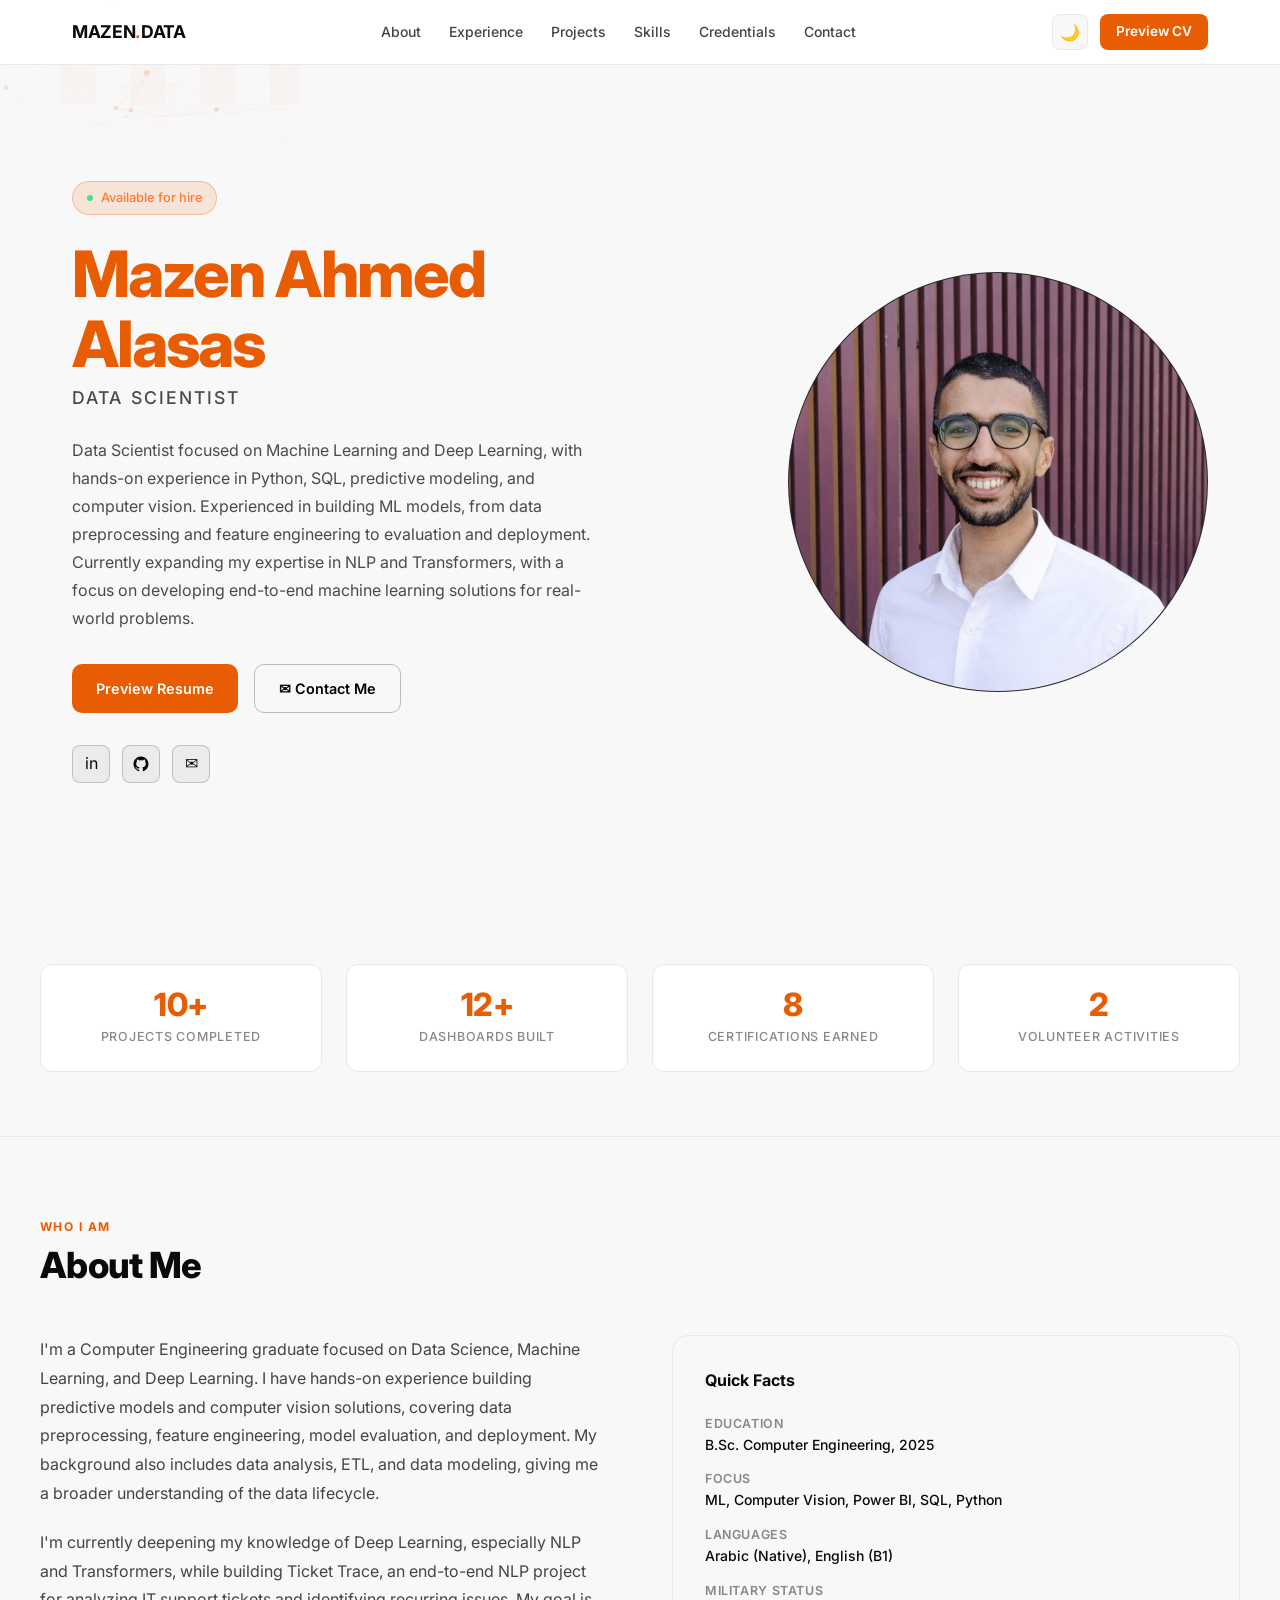
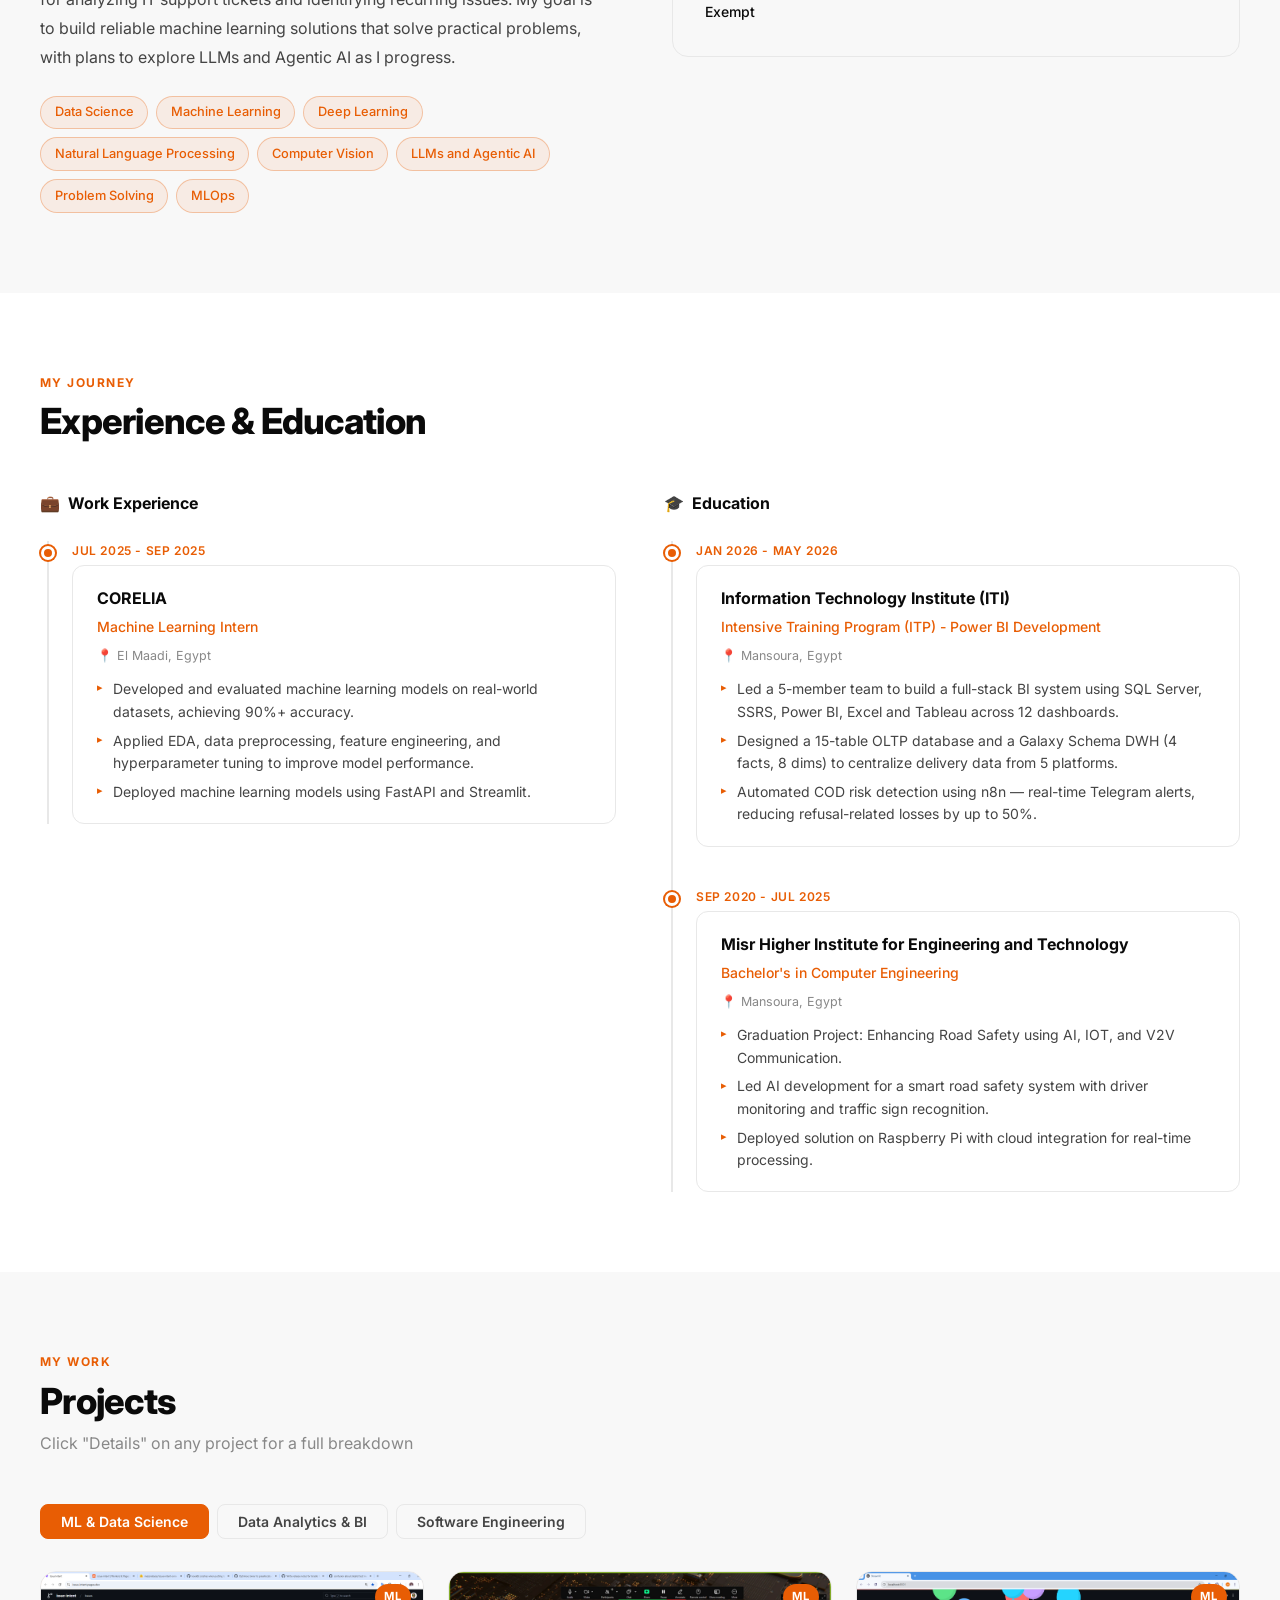
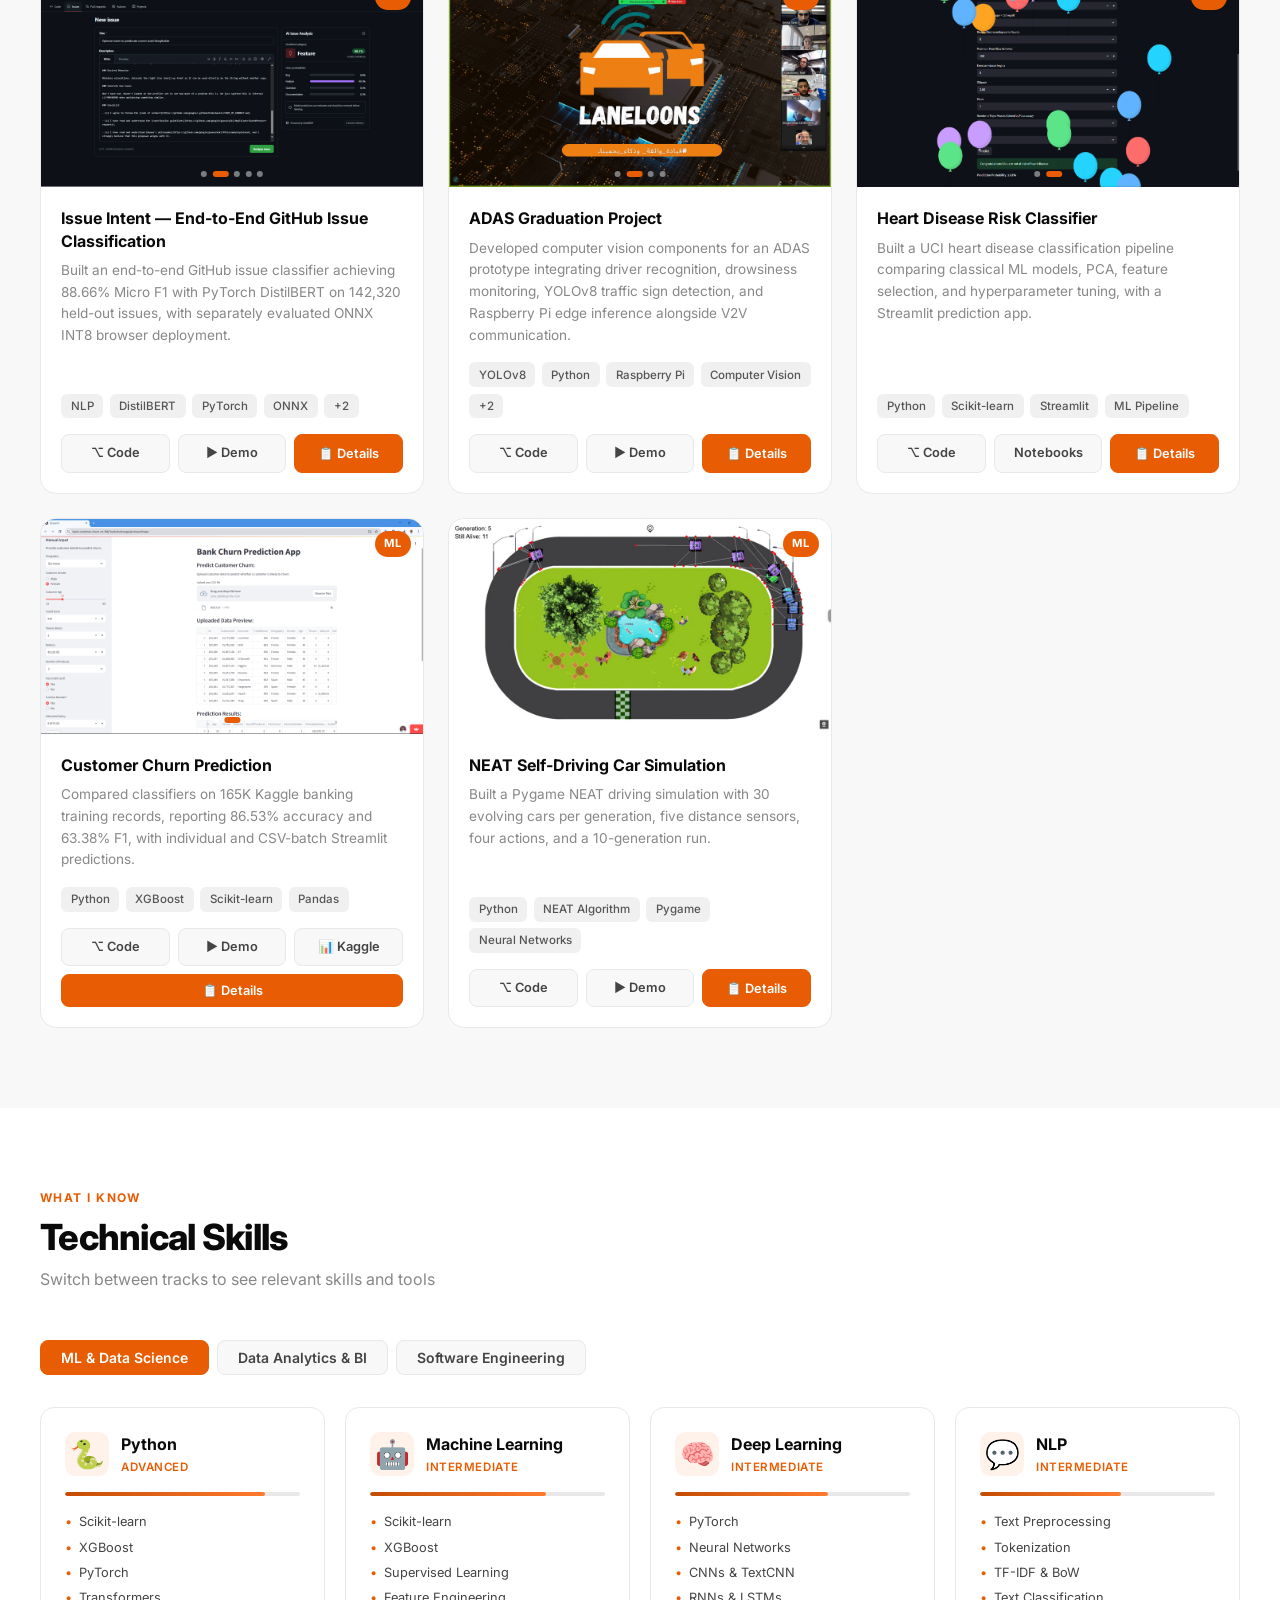
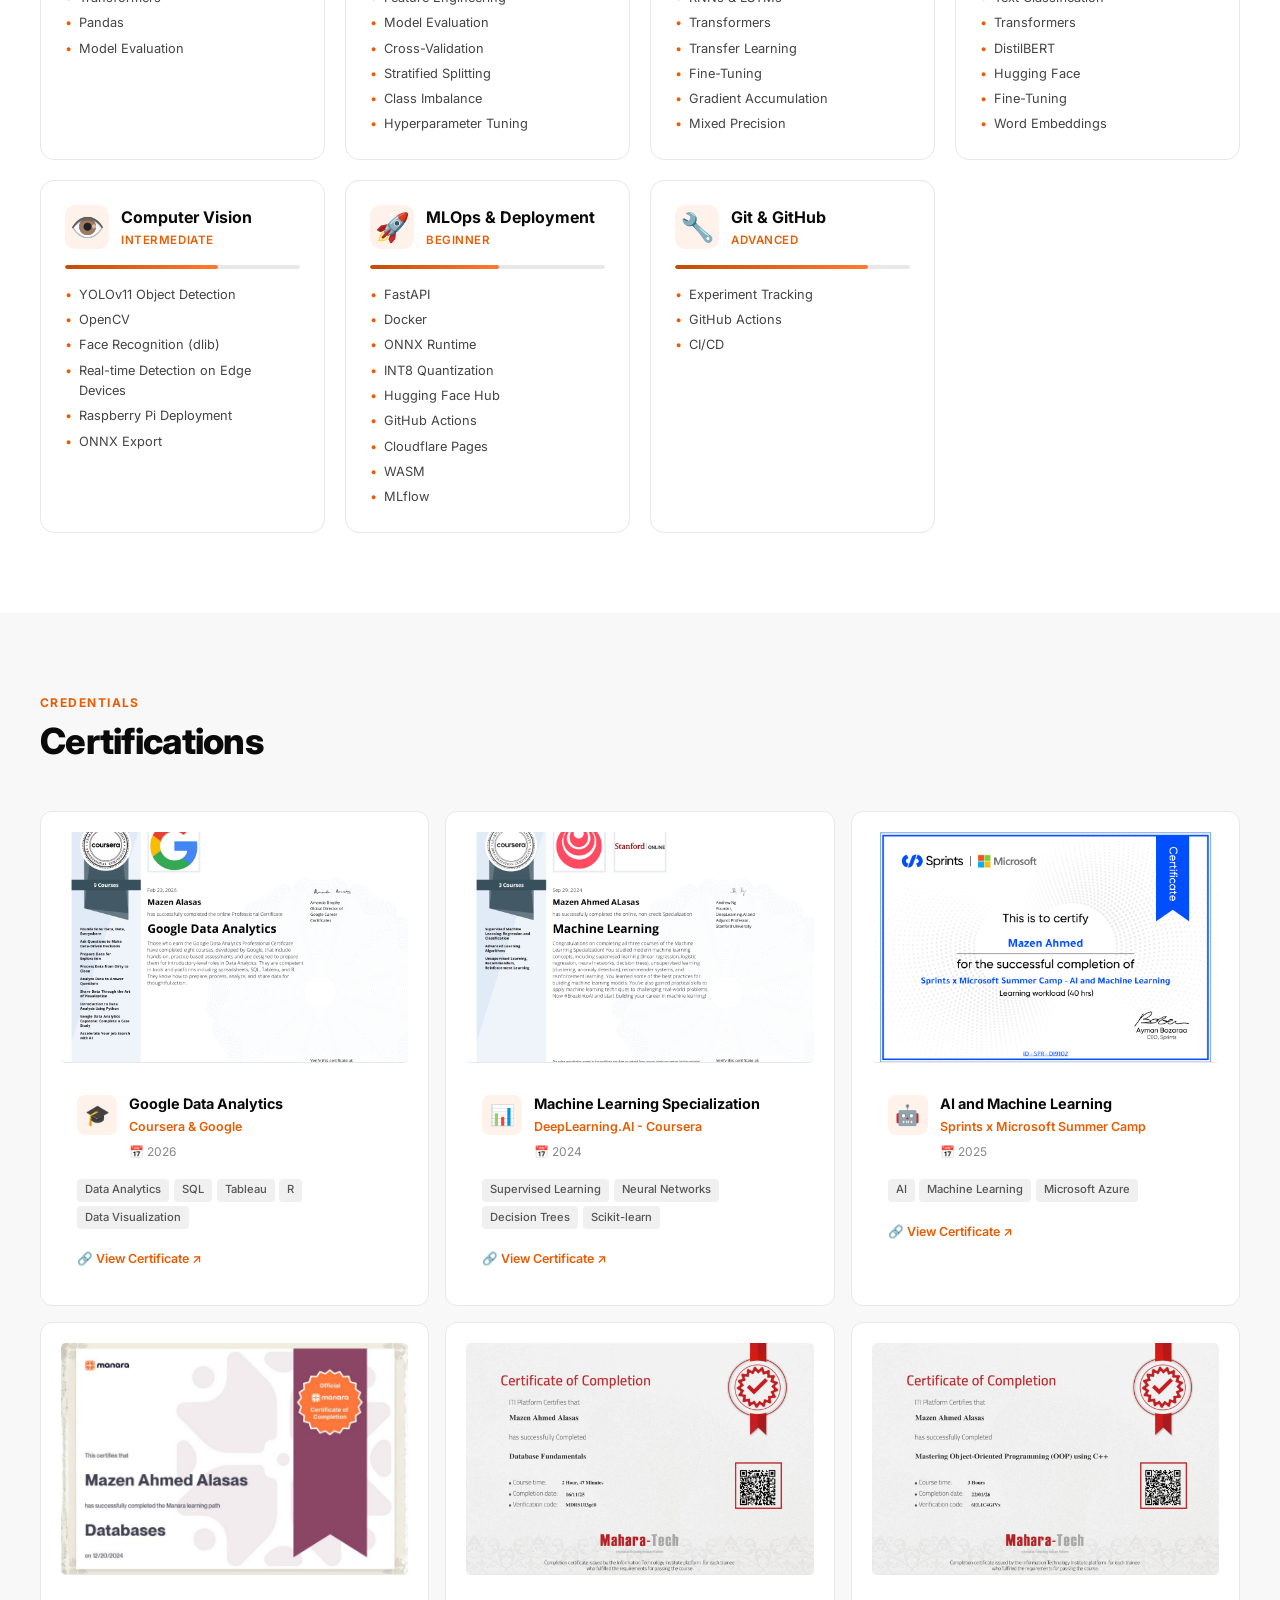
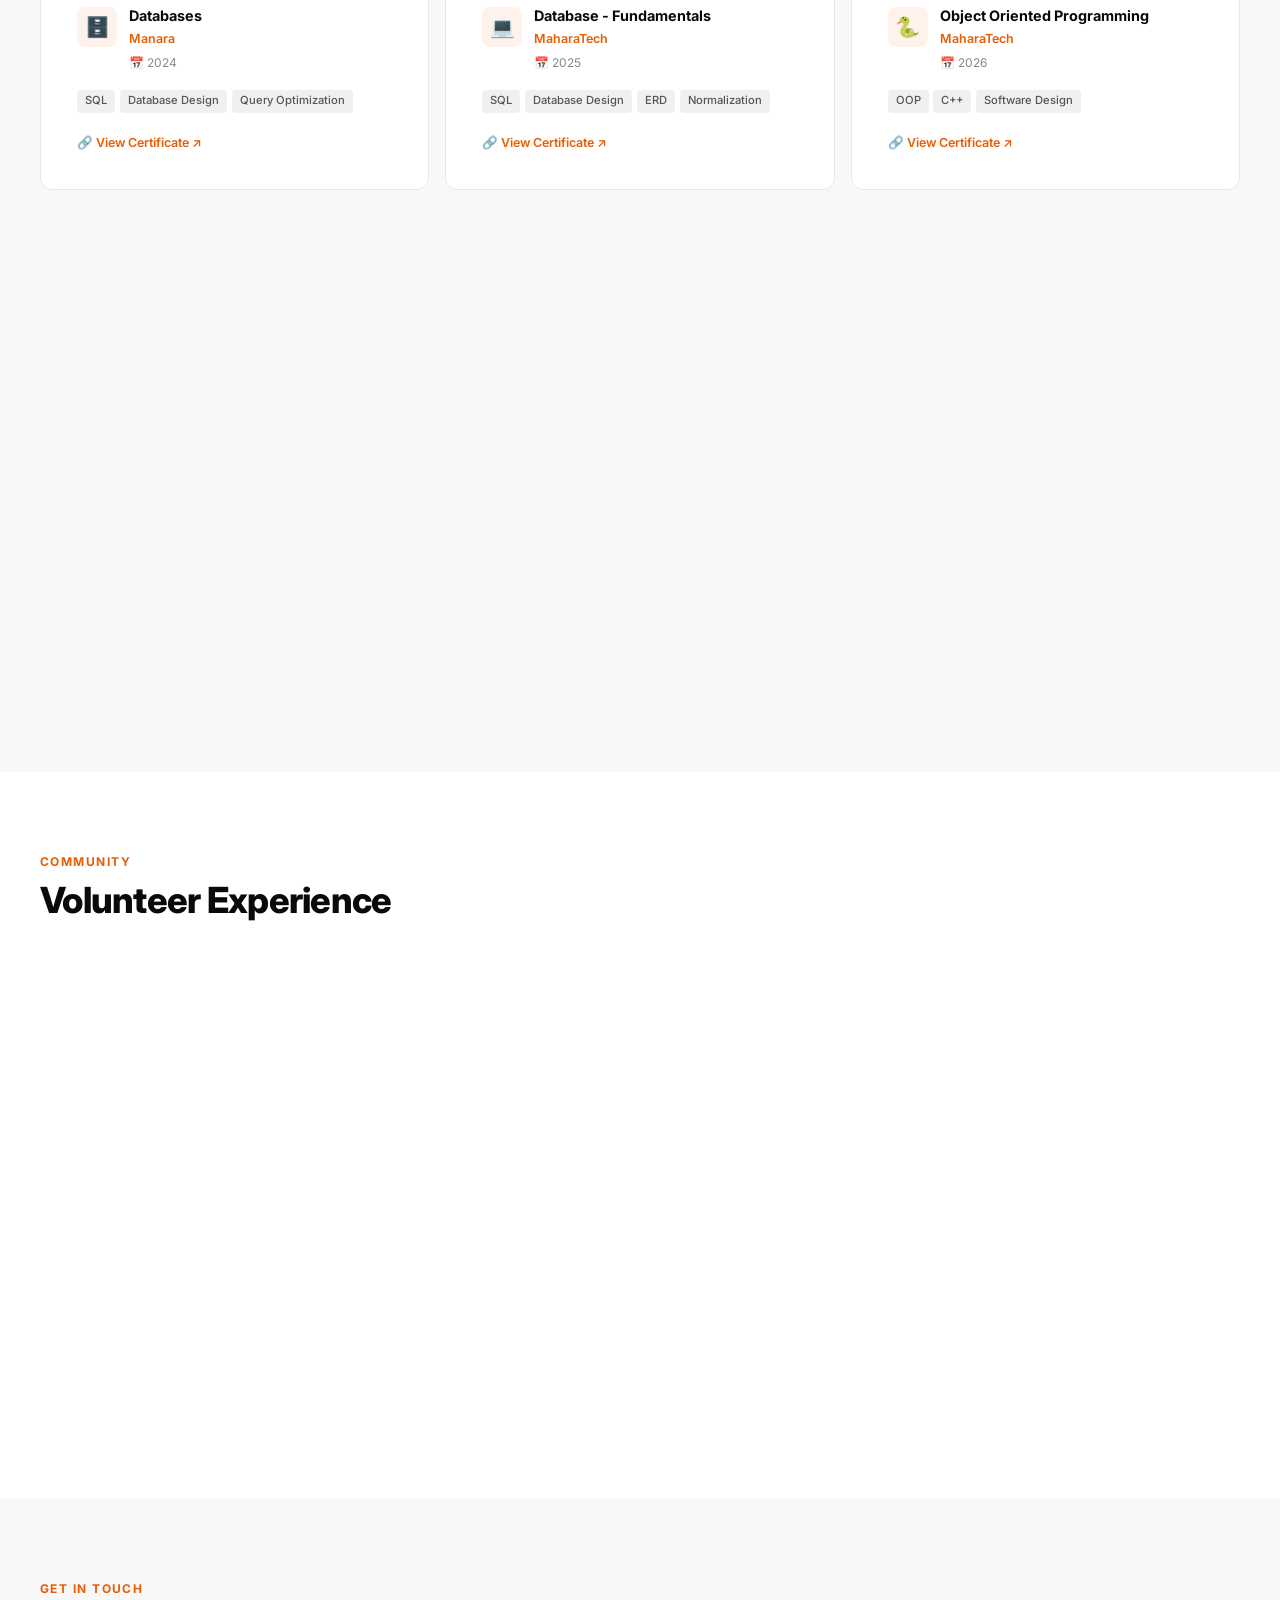
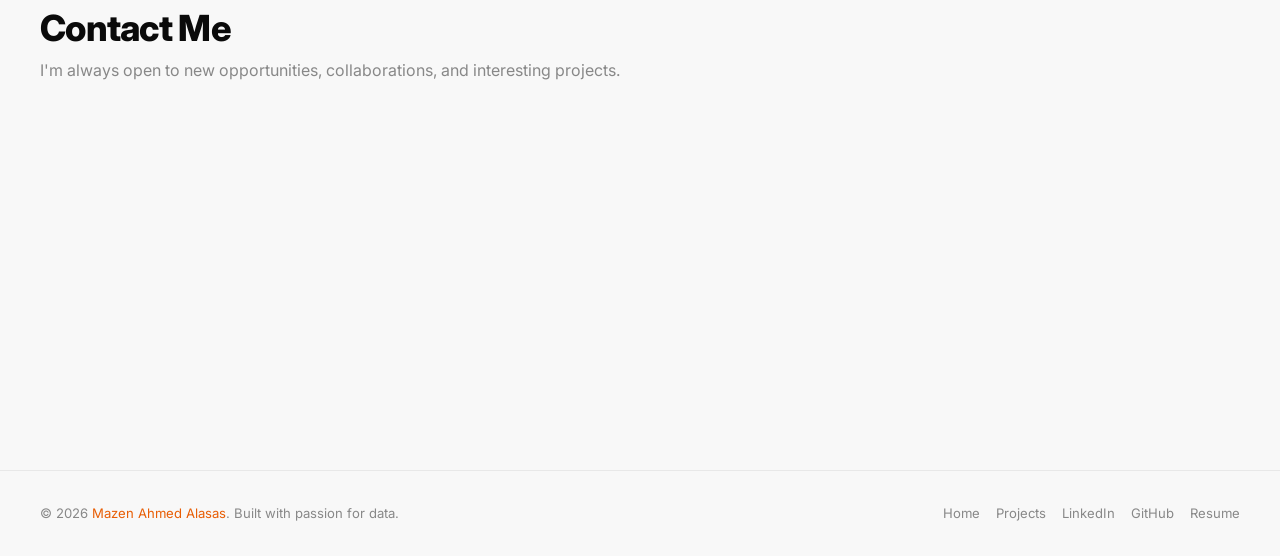
<file: index.html>
<!DOCTYPE html>
<html lang="en">
<head>
  <meta charset="UTF-8">
  <meta name="viewport" content="width=device-width, initial-scale=1.0">
  <link rel="icon" type="image/png" href="assets/icon.png">
  <title>Mazen Alasas</title>
  <meta name="description" content="Portfolio of Mazen Ahmed Alasas - Data Scientist | ML, Computer Vision, Power BI, SQL, Python">
  <link rel="preconnect" href="https://fonts.googleapis.com">
  <link href="https://fonts.googleapis.com/css2?family=Inter:wght@400;500;600;700;800&display=swap" rel="stylesheet">
  <link rel="stylesheet" href="css/style.css">
</head>
<body>

<!-- ===== NAVBAR ===== -->
<nav class="navbar">
  <div class="nav-inner">
    <a href="#home" class="nav-logo">MAZEN<span>.</span>DATA</a>
    <ul class="nav-links">
      <li><a href="#about">About</a></li>
      <li><a href="#experience">Experience</a></li>
      <li><a href="#projects">Projects</a></li>
      <li><a href="#skills">Skills</a></li>
      <li><a href="#certifications">Credentials</a></li>
      <li><a href="#contact">Contact</a></li>
    </ul>
    <div class="nav-right">
      <button class="theme-toggle" onclick="toggleTheme()" title="Toggle theme">
        <span id="theme-icon">🌙</span>
      </button>
      <a href="assets/Mazen_Alasas_CV.pdf" target="_blank" class="btn-nav"">Preview CV</a>
      <button class="hamburger" id="hamburger" aria-label="Menu">
        <span></span><span></span><span></span>
      </button>
    </div>
  </div>
  <div class="mobile-nav" id="mobile-nav">
    <a href="#about" onclick="document.getElementById('mobile-nav').classList.remove('open')">About</a>
    <a href="#experience" onclick="document.getElementById('mobile-nav').classList.remove('open')">Experience</a>
    <a href="#projects" onclick="document.getElementById('mobile-nav').classList.remove('open')">Projects</a>
    <a href="#skills" onclick="document.getElementById('mobile-nav').classList.remove('open')">Skills</a>
    <a href="#certifications" onclick="document.getElementById('mobile-nav').classList.remove('open')">Credentials</a>
    <a href="#contact" onclick="document.getElementById('mobile-nav').classList.remove('open')">Contact</a>
  </div>
</nav>

<!-- ===== HERO ===== -->
<section id="home" class="hero">
  <canvas id="hero-canvas" class="hero-canvas"></canvas>
  <div class="hero-inner">
    <div class="hero-content">
      <div class="hero-badge">Available for hire</div>
      <h1 class="hero-name">
        <span id="hero-name-first">Mazen Ahmed</span><br>
        <span id="hero-name-last" style="color:var(--accent)">Alasas</span>
      </h1>
      <div class="hero-title" id="hero-title">Data Scientist</div>
      <p class="hero-desc" id="hero-desc"></p>
      <div class="hero-actions">
        <a href="assets/Mazen_Alasas_CV.pdf" target="_blank" class="btn-primary" id="hero-cv-btn">
          Preview Resume
        </a>
        <a href="#contact" class="btn-secondary">✉ Contact Me</a>
      </div>
      <div class="hero-socials">
        <a href="#" id="hero-linkedin" target="_blank" class="social-icon" title="LinkedIn">in</a>
        <a href="#" id="hero-github" target="_blank" class="social-icon" title="GitHub">
          <svg width="18" height="18" viewBox="0 0 24 24" fill="currentColor"><path d="M12 2C6.477 2 2 6.484 2 12.017c0 4.425 2.865 8.18 6.839 9.504.5.092.682-.217.682-.483 0-.237-.008-.868-.013-1.703-2.782.605-3.369-1.343-3.369-1.343-.454-1.158-1.11-1.466-1.11-1.466-.908-.62.069-.608.069-.608 1.003.07 1.531 1.032 1.531 1.032.892 1.53 2.341 1.088 2.91.832.092-.647.35-1.088.636-1.338-2.22-.253-4.555-1.113-4.555-4.951 0-1.093.39-1.988 1.029-2.688-.103-.253-.446-1.272.098-2.65 0 0 .84-.27 2.75 1.026A9.564 9.564 0 0112 6.844c.85.004 1.705.115 2.504.337 1.909-1.296 2.747-1.027 2.747-1.027.546 1.379.202 2.398.1 2.651.64.7 1.028 1.595 1.028 2.688 0 3.848-2.339 4.695-4.566 4.943.359.309.678.92.678 1.855 0 1.338-.012 2.419-.012 2.747 0 .268.18.58.688.482A10.019 10.019 0 0022 12.017C22 6.484 17.522 2 12 2z"/></svg>
        </a>
        <a href="#" id="hero-email" class="social-icon" title="Email">✉</a>
        <div class="social-location" style="display:none">📍 <span id="hero-location">Cairo, Egypt</span></div>
      </div>
    </div>

    <div class="hero-photo-wrap">
      <div class="hero-photo-frame">
        <img id="hero-photo-img" src="assets/profile.jpg" alt="Mazen Alasas">
        <div class="hero-photo-placeholder" id="hero-photo-placeholder">
          <span>👤</span>
          <p>Add profile photo</p>
        </div>
      </div>
      <div class="hero-status-card" style="display:none">
        <div>
          <div class="hero-status-label">Currently</div>
          <div class="hero-status-text" id="hero-status-text">Building dashboards</div>
        </div>
        <div class="hero-status-icon">📊</div>
      </div>
    </div>
  </div>
</section>

<!-- ===== STATS ===== -->
<div class="stats-section">
  <div class="stats-grid" id="stats-grid"></div>
</div>

<!-- ===== ABOUT ===== -->
<section id="about" class="section">
  <div class="section-inner">
    <div class="section-header">
      <span class="section-eyebrow">Who I Am</span>
      <h2 class="section-title">About Me</h2>
    </div>
    <div class="about-grid">
      <div class="about-text fade-in">
        <p id="about-intro"></p>
        <p id="about-goals"></p>
        <div id="about-interests" class="about-interests"></div>
      </div>
      <div class="about-highlight fade-in">
        <div style="background:var(--bg-secondary);border:1px solid var(--border);border-radius:16px;padding:2rem;">
          <h3 style="font-size:1rem;font-weight:700;margin-bottom:1.25rem;color:var(--text-primary);">Quick Facts</h3>
          <div style="display:flex;flex-direction:column;gap:0.85rem;">
            <div style="display:flex;gap:0.75rem;align-items:center;">
              <!-- <span style="font-size:1.25rem;">🎓</span> -->
              <div>
                <div style="font-size:0.78rem;color:var(--text-muted);text-transform:uppercase;letter-spacing:0.05em;font-weight:600;">Education</div>
                <div style="font-size:0.875rem;color:var(--text-primary);font-weight:500;">B.Sc. Computer Engineering, 2025</div>
              </div>
            </div>
            <div style="display:flex;gap:0.75rem;align-items:center;">
              <!-- <span style="font-size:1.25rem;">💼</span> -->
              <div>
                <div style="font-size:0.78rem;color:var(--text-muted);text-transform:uppercase;letter-spacing:0.05em;font-weight:600;">Focus</div>
                <div style="font-size:0.875rem;color:var(--text-primary);font-weight:500;">ML, Computer Vision, Power BI, SQL, Python</div>
              </div>
            </div>
            <div style="display:flex;gap:0.75rem;align-items:center;">
              <!-- <span style="font-size:1.25rem;">🌐</span> -->
              <div>
                <div style="font-size:0.78rem;color:var(--text-muted);text-transform:uppercase;letter-spacing:0.05em;font-weight:600;">Languages</div>
                <div style="font-size:0.875rem;color:var(--text-primary);font-weight:500;">Arabic (Native), English (B1)</div>
              </div>
            </div>
            <div style="display:flex;gap:0.75rem;align-items:center;">
              <!-- <span style="font-size:1.25rem;">⚔️</span> -->
              <div>
                <div style="font-size:0.78rem;color:var(--text-muted);text-transform:uppercase;letter-spacing:0.05em;font-weight:600;">Military Status</div>
                <div style="font-size:0.875rem;color:var(--text-primary);font-weight:500;">Exempt</div>
              </div>
            </div>
          </div>
        </div>
      </div>
    </div>
  </div>
</section>

<!-- ===== EXPERIENCE & EDUCATION ===== -->
<section id="experience" class="section">
  <div class="section-inner">
    <div class="section-header">
      <span class="section-eyebrow">My Journey</span>
      <h2 class="section-title">Experience & Education</h2>
    </div>
    <div class="exp-edu-grid">
      <div>
        <h3 style="font-size:1rem;font-weight:700;color:var(--text-primary);margin-bottom:1.5rem;display:flex;align-items:center;gap:0.5rem;">
          <span style="color:var(--accent)">💼</span> Work Experience
        </h3>
        <div class="timeline" id="exp-timeline"></div>
      </div>
      <div>
        <h3 style="font-size:1rem;font-weight:700;color:var(--text-primary);margin-bottom:1.5rem;display:flex;align-items:center;gap:0.5rem;">
          <span style="color:var(--accent)">🎓</span> Education
        </h3>
        <div class="timeline" id="edu-timeline"></div>
      </div>
    </div>
  </div>
</section>

<!-- ===== PROJECTS ===== -->
<section id="projects" class="section">
  <div class="section-inner">
    <div class="section-header">
      <span class="section-eyebrow">My Work</span>
      <h2 class="section-title">Projects</h2>
      <p class="section-subtitle">Click "Details" on any project for a full breakdown</p>
    </div>
    <div id="project-tabs" class="project-tabs"></div>
    <div id="projects-grid" class="projects-grid"></div>
  </div>
</section>

<!-- ===== SKILLS ===== -->
<section id="skills" class="section">
  <div class="section-inner">
    <div class="section-header">
      <span class="section-eyebrow">What I Know</span>
      <h2 class="section-title">Technical Skills</h2>
      <p class="section-subtitle">Switch between tracks to see relevant skills and tools</p>
    </div>
    <div id="skill-tabs" class="skill-tabs"></div>
    <div id="skills-grid" class="skills-grid"></div>
  </div>
</section>

<!-- ===== CERTIFICATIONS ===== -->
<section id="certifications" class="section">
  <div class="section-inner">
    <div class="section-header">
      <span class="section-eyebrow">Credentials</span>
      <h2 class="section-title">Certifications</h2>
    </div>
    <div id="certs-grid" class="certs-grid"></div>
  </div>
</section>

<!-- ===== VOLUNTEERING ===== -->
<section id="volunteering" class="section">
  <div class="section-inner">
    <div class="section-header">
      <span class="section-eyebrow">Community</span>
      <h2 class="section-title">Volunteer Experience</h2>
    </div>
    <div id="volunteer-grid" class="volunteer-grid"></div>
  </div>
</section>

<!-- ===== CONTACT ===== -->
<section id="contact" class="section">
  <div class="section-inner">
    <div class="section-header">
      <span class="section-eyebrow">Get In Touch</span>
      <h2 class="section-title">Contact Me</h2>
      <p class="section-subtitle">I'm always open to new opportunities, collaborations, and interesting projects.</p>
    </div>
    <div class="contact-grid">
      <div class="contact-info fade-in">
        <div class="contact-items">
          <div class="contact-item">
            <div class="contact-item-icon">✉</div>
            <div class="contact-item-text">
              <div class="contact-item-label">Email</div>
              <a href="#" id="contact-email-val" class="contact-item-value"></a>
            </div>
          </div>
          <div class="contact-item">
            <div class="contact-item-icon">📞</div>
            <div class="contact-item-text">
              <div class="contact-item-label">Phone</div>
              <div class="contact-item-value" id="contact-phone-val"></div>
            </div>
          </div>
          <div class="contact-item">
            <div class="contact-item-icon">📍</div>
            <div class="contact-item-text">
              <div class="contact-item-label">Location</div>
              <div class="contact-item-value" id="contact-location-val"></div>
            </div>
          </div>
        </div>
        <div style="margin-bottom:0.75rem;font-size:0.8rem;font-weight:600;color:var(--text-secondary);text-transform:uppercase;letter-spacing:0.05em;">Follow Me</div>
        <div class="contact-socials">
          <a href="#" id="contact-linkedin" target="_blank" class="contact-social-btn" title="LinkedIn">in</a>
          <a href="#" id="contact-github" target="_blank" class="contact-social-btn" title="GitHub">
            <svg width="18" height="18" viewBox="0 0 24 24" fill="currentColor"><path d="M12 2C6.477 2 2 6.484 2 12.017c0 4.425 2.865 8.18 6.839 9.504.5.092.682-.217.682-.483 0-.237-.008-.868-.013-1.703-2.782.605-3.369-1.343-3.369-1.343-.454-1.158-1.11-1.466-1.11-1.466-.908-.62.069-.608.069-.608 1.003.07 1.531 1.032 1.531 1.032.892 1.53 2.341 1.088 2.91.832.092-.647.35-1.088.636-1.338-2.22-.253-4.555-1.113-4.555-4.951 0-1.093.39-1.988 1.029-2.688-.103-.253-.446-1.272.098-2.65 0 0 .84-.27 2.75 1.026A9.564 9.564 0 0112 6.844c.85.004 1.705.115 2.504.337 1.909-1.296 2.747-1.027 2.747-1.027.546 1.379.202 2.398.1 2.651.64.7 1.028 1.595 1.028 2.688 0 3.848-2.339 4.695-4.566 4.943.359.309.678.92.678 1.855 0 1.338-.012 2.419-.012 2.747 0 .268.18.58.688.482A10.019 10.019 0 0022 12.017C22 6.484 17.522 2 12 2z"/></svg>
          </a>
          <a href="#" id="contact-email-icon" class="contact-social-btn" title="Email">✉</a>
        </div>
      </div>
    </div>
  </div>
</section>

<!-- ===== FOOTER ===== -->
<footer class="footer">
  <div class="footer-inner">
    <div class="footer-copy">
      © 2026 <span id="footer-name">Mazen Ahmed Alasas</span>. Built with passion for data.
    </div>
    <div class="footer-links">
      <a href="#home">Home</a>
      <a href="#projects">Projects</a>
      <a href="#" id="footer-linkedin" target="_blank">LinkedIn</a>
      <a href="#" id="footer-github" target="_blank">GitHub</a>
      <a href="#" id="footer-cv" target="_blank">Resume</a>
    </div>
  </div>
</footer>

<script src="js/main.js"></script>
</body>
</html>
</file>
<file: css/style.css>
/* ===== CSS VARIABLES ===== */
:root {
  --bg: #ffffff;
  --bg-secondary: #f8f8f8;
  --bg-card: #ffffff;
  --text-primary: #0a0a0a;
  --text-secondary: #444444;
  --text-muted: #888888;
  --accent: #e85d04;
  --accent-dark: #c44d03;
  --accent-light: #ff7a2f;
  --accent-subtle: rgba(232, 93, 4, 0.08);
  --accent-subtle2: rgba(232, 93, 4, 0.15);
  --border: #e8e8e8;
  --border-accent: rgba(232, 93, 4, 0.3);
  --shadow: rgba(0,0,0,0.08);
  --shadow-hover: rgba(232, 93, 4, 0.15);
  --nav-bg: rgba(255,255,255,0.95);
  --timeline-line: #e8e8e8;
  --tag-bg: #f0f0f0;
  --tag-text: #555;
  --hero-bg: #f8f8f8;
  --hero-text: #000000;
  --hero-subtext: rgba(0, 0, 0, 0.7);
  --code-bg: #f5f5f5;
}

[data-theme="dark"] {
  --bg: #0d0d0d;
  --bg-secondary: #141414;
  --bg-card: #1a1a1a;
  --text-primary: #f0f0f0;
  --text-secondary: #b0b0b0;
  --text-muted: #666;
  --accent: #ff7a2f;
  --accent-dark: #e85d04;
  --accent-light: #ff9a5f;
  --accent-subtle: rgba(255, 122, 47, 0.08);
  --accent-subtle2: rgba(255, 122, 47, 0.18);
  --border: #2a2a2a;
  --border-accent: rgba(255, 122, 47, 0.3);
  --shadow: rgba(0,0,0,0.4);
  --shadow-hover: rgba(255, 122, 47, 0.2);
  --nav-bg: rgba(13,13,13,0.97);
  --timeline-line: #2a2a2a;
  --tag-bg: #222;
  --tag-text: #aaa;
  --hero-bg: #080808;
  --hero-text: #ffffff;
  --hero-subtext: rgba(255,255,255,0.7);
  --code-bg: #1e1e1e;
}

/* ===== RESET & BASE ===== */
*, *::before, *::after { box-sizing: border-box; margin: 0; padding: 0; }

html { scroll-behavior: smooth; font-size: 16px; }

body {
  font-family: 'Inter', -apple-system, BlinkMacSystemFont, 'Segoe UI', sans-serif;
  background: var(--bg);
  color: var(--text-primary);
  line-height: 1.6;
  transition: background 0.3s ease, color 0.3s ease;
  overflow-x: hidden;
}

a { color: inherit; text-decoration: none; }
img { max-width: 100%; height: auto; }
button { cursor: pointer; border: none; background: none; font-family: inherit; }

/* ===== SCROLLBAR ===== */
::-webkit-scrollbar { width: 6px; }
::-webkit-scrollbar-track { background: var(--bg-secondary); }
::-webkit-scrollbar-thumb { background: var(--accent); border-radius: 3px; }

/* ===== NAVBAR ===== */
.navbar {
  position: fixed;
  top: 0; left: 0; right: 0;
  z-index: 1000;
  background: var(--nav-bg);
  backdrop-filter: blur(12px);
  border-bottom: 1px solid var(--border);
  transition: all 0.3s ease;
}

.nav-inner {
  max-width: 1200px;
  margin: 0 auto;
  padding: 0 2rem;
  height: 64px;
  display: flex;
  align-items: center;
  justify-content: space-between;
}

.nav-logo {
  font-size: 1.1rem;
  font-weight: 700;
  letter-spacing: -0.02em;
  color: var(--text-primary);
}

.nav-logo span { color: var(--accent); }

.nav-links {
  display: flex;
  gap: 0.25rem;
  list-style: none;
}

.nav-links a {
  padding: 0.4rem 0.75rem;
  font-size: 0.875rem;
  font-weight: 500;
  color: var(--text-secondary);
  border-radius: 6px;
  transition: all 0.2s;
}

.nav-links a:hover,
.nav-links a.active {
  color: var(--accent);
  background: var(--accent-subtle);
}

.nav-right {
  display: flex;
  align-items: center;
  gap: 0.75rem;
}

.btn-nav {
  padding: 0.45rem 1rem;
  background: var(--accent);
  color: white;
  font-size: 0.85rem;
  font-weight: 600;
  border-radius: 8px;
  transition: all 0.2s;
}

.btn-nav:hover { background: var(--accent-dark); transform: translateY(-1px); }

.theme-toggle {
  width: 36px; height: 36px;
  border-radius: 8px;
  border: 1px solid var(--border);
  display: flex; align-items: center; justify-content: center;
  font-size: 1rem;
  color: var(--text-secondary);
  background: var(--bg-secondary);
  transition: all 0.2s;
}
.theme-toggle:hover { border-color: var(--accent); color: var(--accent); }

.hamburger {
  display: none;
  flex-direction: column;
  gap: 5px;
  width: 36px; height: 36px;
  align-items: center;
  justify-content: center;
}
.hamburger span {
  display: block;
  width: 22px; height: 2px;
  background: var(--text-primary);
  border-radius: 2px;
  transition: all 0.3s;
}

/* Mobile nav */
.mobile-nav {
  display: none;
  background: var(--nav-bg);
  border-bottom: 1px solid var(--border);
  padding: 1rem 2rem;
}
.mobile-nav.open { display: block; }
.mobile-nav a {
  display: block;
  padding: 0.6rem 0;
  font-size: 0.95rem;
  font-weight: 500;
  color: var(--text-secondary);
  border-bottom: 1px solid var(--border);
}
.mobile-nav a:last-child { border-bottom: none; }

/* ===== HERO ===== */
.hero {
  min-height: 100vh;
  background: var(--hero-bg);
  position: relative;
  display: flex;
  align-items: center;
  overflow: hidden;
  padding-top: 64px;
}

.hero-canvas {
  position: absolute;
  inset: 0;
  opacity: 0.35;
}

.hero-inner {
  position: relative;
  z-index: 2;
  max-width: 1200px;
  margin: 0 auto;
  padding: 4rem 2rem;
  display: grid;
  grid-template-columns: 1fr 420px;
  gap: 4rem;
  align-items: center;
  width: 100%;
}

.hero-badge {
  display: inline-flex;
  align-items: center;
  gap: 0.5rem;
  background: rgba(232, 93, 4, 0.12);
  border: 1px solid rgba(232, 93, 4, 0.3);
  color: var(--accent-light);
  font-size: 0.8rem;
  font-weight: 500;
  padding: 0.35rem 0.85rem;
  border-radius: 100px;
  margin-bottom: 1.5rem;
  width: fit-content;
}
.hero-badge::before {
  content: '';
  width: 6px; height: 6px;
  background: #4ade80;
  border-radius: 50%;
  animation: pulse 2s infinite;
}
@keyframes pulse {
  0%, 100% { opacity: 1; }
  50% { opacity: 0.4; }
}

.hero-name {
  font-size: clamp(2.5rem, 5vw, 4rem);
  font-weight: 800;
  letter-spacing: -0.03em;
  line-height: 1.1;
  color: var(--hero-text);
  margin-bottom: 0.25rem;
}
.hero-name span { color: var(--accent); }

.hero-title {
  font-size: clamp(0.9rem, 2vw, 1.1rem);
  letter-spacing: 0.12em;
  text-transform: uppercase;
  color: var(--hero-subtext);
  font-weight: 500;
  margin-bottom: 1.5rem;
}

.hero-desc {
  font-size: 1rem;
  line-height: 1.75;
  color: var(--hero-subtext);
  max-width: 520px;
  margin-bottom: 2rem;
}

.hero-actions {
  display: flex;
  gap: 1rem;
  flex-wrap: wrap;
  margin-bottom: 2rem;
}

.btn-primary {
  padding: 0.75rem 1.5rem;
  background: var(--accent);
  color: white;
  font-size: 0.9rem;
  font-weight: 600;
  border-radius: 10px;
  display: inline-flex;
  align-items: center;
  gap: 0.5rem;
  transition: all 0.25s;
}
.btn-primary:hover { background: var(--accent-dark); transform: translateY(-2px); box-shadow: 0 8px 24px rgba(232,93,4,0.3); }

.btn-secondary {
  padding: 0.75rem 1.5rem;
  background: transparent;
  color: var(--hero-text);
  font-size: 0.9rem;
  font-weight: 600;
  border-radius: 10px;
  border: 1px solid rgba(128,128,128,0.5);
  display: inline-flex;
  align-items: center;
  gap: 0.5rem;
  transition: all 0.25s;
}
.btn-secondary:hover { border-color: var(--accent); color: var(--accent); transform: translateY(-2px); }

.hero-socials {
  display: flex;
  align-items: center;
  gap: 0.75rem;
}

.social-icon {
  width: 38px; height: 38px;
  border-radius: 8px;
  border: 1px solid rgba(128,128,128,0.4);
  display: flex; align-items: center; justify-content: center;
  font-size: 1rem;
  color: var(--text-primary);
  background: rgba(128,128,128,0.1);
  transition: all 0.2s;
}
.social-icon:hover { border-color: var(--accent); color: var(--accent); background: var(--accent-subtle); }

.social-location {
  font-size: 0.82rem;
  color: rgba(255,255,255,0.45);
  display: flex;
  align-items: center;
  gap: 0.3rem;
  margin-left: 0.5rem;
}

/* Hero Photo */
.hero-photo-wrap {
  position: relative;
}

.hero-photo-frame {
  position: relative;
  border-radius: 360px;
  overflow: hidden;
  /* aspect-ratio: 3/4; */
  aspect-ratio: 1/1;
  background: #1a1a1a;
  border: 1px solid rgba(255,255,255,0.08);
}

.hero-photo-frame img {
  width: 100%;
  height: 100%;
  object-fit: cover;
  object-position: top;
}

.hero-photo-placeholder {
  width: 100%;
  height: 100%;
  display: flex;
  flex-direction: column;
  align-items: center;
  justify-content: center;
  color: rgba(255,255,255,0.2);
  font-size: 4rem;
  gap: 1rem;
}

.hero-photo-placeholder p {
  font-size: 0.85rem;
  letter-spacing: 0.05em;
}

.hero-status-card {
  position: absolute;
  bottom: 1.5rem;
  left: 1rem;
  right: 1rem;
  background: rgba(15,15,15,0.9);
  backdrop-filter: blur(12px);
  border: 1px solid rgba(255,255,255,0.08);
  border-radius: 12px;
  padding: 0.85rem 1rem;
  display: flex;
  align-items: center;
  gap: 0.75rem;
}
.hero-status-label {
  font-size: 0.7rem;
  text-transform: uppercase;
  letter-spacing: 0.08em;
  color: rgba(255,255,255,0.35);
}
.hero-status-text {
  font-size: 0.9rem;
  font-weight: 600;
  color: white;
}
.hero-status-icon {
  margin-left: auto;
  font-size: 1.1rem;
}

/* ===== STATS SECTION ===== */
.stats-section {
  background: var(--bg-secondary);
  padding: 4rem 2rem;
  border-bottom: 1px solid var(--border);
}

.stats-grid {
  max-width: 1200px;
  margin: 0 auto;
  display: grid;
  grid-template-columns: repeat(4, 1fr);
  gap: 1.5rem;
}

.stat-card {
  text-align: center;
  padding: 1.5rem;
  border-radius: 12px;
  background: var(--bg-card);
  border: 1px solid var(--border);
  transition: all 0.3s ease;
}
.stat-card:hover {
  border-color: var(--border-accent);
  transform: translateY(-4px);
  box-shadow: 0 8px 24px var(--shadow-hover);
}
.stat-value {
  font-size: 2rem;
  font-weight: 800;
  color: var(--accent);
  letter-spacing: -0.02em;
  line-height: 1;
  margin-bottom: 0.35rem;
}
.stat-label {
  font-size: 0.78rem;
  color: var(--text-muted);
  text-transform: uppercase;
  letter-spacing: 0.06em;
  font-weight: 500;
}

/* ===== SECTIONS COMMON ===== */
.section {
  padding: 5rem 2rem;
}

.section-inner {
  max-width: 1200px;
  margin: 0 auto;
}

.section-header {
  margin-bottom: 3rem;
}

.section-eyebrow {
  font-size: 0.75rem;
  font-weight: 700;
  letter-spacing: 0.12em;
  text-transform: uppercase;
  color: var(--accent);
  margin-bottom: 0.5rem;
  display: block;
}

.section-title {
  font-size: clamp(1.75rem, 3vw, 2.25rem);
  font-weight: 800;
  letter-spacing: -0.02em;
  color: var(--text-primary);
  line-height: 1.2;
}

.section-subtitle {
  font-size: 1rem;
  color: var(--text-muted);
  margin-top: 0.5rem;
}

/* ===== ABOUT ===== */
.about-grid {
  display: grid;
  grid-template-columns: 1fr 1fr;
  gap: 4rem;
  align-items: start;
}

.about-text p {
  font-size: 1rem;
  line-height: 1.8;
  color: var(--text-secondary);
  margin-bottom: 1.25rem;
}

.about-interests {
  display: flex;
  flex-wrap: wrap;
  gap: 0.5rem;
  margin-top: 1.5rem;
}

.interest-tag {
  padding: 0.35rem 0.85rem;
  background: var(--accent-subtle);
  border: 1px solid var(--border-accent);
  color: var(--accent);
  border-radius: 100px;
  font-size: 0.8rem;
  font-weight: 500;
}

/* ===== TIMELINE ===== */
.timeline {
  position: relative;
  padding-left: 2rem;
}

.timeline::before {
  content: '';
  position: absolute;
  left: 0.45rem;
  top: 0; bottom: 0;
  width: 2px;
  background: var(--timeline-line);
}

.timeline-item {
  position: relative;
  padding-bottom: 2.5rem;
  opacity: 0;
  transform: translateX(-20px);
  transition: all 0.5s ease;
}
.timeline-item.visible {
  opacity: 1;
  transform: translateX(0);
}
.timeline-item:last-child { padding-bottom: 0; }

.timeline-dot {
  position: absolute;
  left: -1.96rem;
  top: 0.35rem;
  width: 14px; height: 14px;
  border-radius: 50%;
  background: var(--accent);
  border: 3px solid var(--bg);
  box-shadow: 0 0 0 2px var(--accent);
}

.timeline-period {
  font-size: 0.75rem;
  font-weight: 600;
  color: var(--accent);
  letter-spacing: 0.05em;
  text-transform: uppercase;
  margin-bottom: 0.35rem;
}

.timeline-card {
  background: var(--bg-card);
  border: 1px solid var(--border);
  border-radius: 12px;
  padding: 1.25rem 1.5rem;
  transition: all 0.2s;
}
.timeline-card:hover {
  border-color: var(--border-accent);
  box-shadow: 0 4px 16px var(--shadow-hover);
}

.timeline-card h3 {
  font-size: 1rem;
  font-weight: 700;
  color: var(--text-primary);
  margin-bottom: 0.25rem;
}
.timeline-card h4 {
  font-size: 0.875rem;
  font-weight: 500;
  color: var(--accent);
  margin-bottom: 0.5rem;
}
.timeline-meta {
  font-size: 0.78rem;
  color: var(--text-muted);
  margin-bottom: 0.75rem;
  display: flex;
  align-items: center;
  gap: 0.5rem;
}
.timeline-card ul {
  list-style: none;
  display: flex;
  flex-direction: column;
  gap: 0.4rem;
}
.timeline-card ul li {
  font-size: 0.875rem;
  color: var(--text-secondary);
  padding-left: 1rem;
  position: relative;
}
.timeline-card ul li::before {
  content: '▸';
  position: absolute;
  left: 0;
  color: var(--accent);
  font-size: 0.7rem;
  top: 0.1em;
}

/* ===== SKILLS ===== */
.skill-tabs {
  display: flex;
  gap: 0.5rem;
  margin-bottom: 2rem;
  flex-wrap: wrap;
}

.skill-tab {
  padding: 0.5rem 1.25rem;
  border-radius: 8px;
  font-size: 0.875rem;
  font-weight: 600;
  border: 1px solid var(--border);
  color: var(--text-secondary);
  background: var(--bg-secondary);
  transition: all 0.2s;
}
.skill-tab:hover { border-color: var(--accent); color: var(--accent); }
.skill-tab.active {
  background: var(--accent);
  color: white;
  border-color: var(--accent);
}

.skills-grid {
  display: grid;
  grid-template-columns: repeat(auto-fill, minmax(280px, 1fr));
  gap: 1.25rem;
}

.skill-card {
  background: var(--bg-card);
  border: 1px solid var(--border);
  border-radius: 14px;
  padding: 1.5rem;
  transition: all 0.25s;
  position: relative;
  overflow: hidden;
}
.skill-card::before {
  content: '';
  position: absolute;
  top: 0; left: 0;
  width: 3px; height: 0;
  background: var(--accent);
  border-radius: 0 0 3px 0;
  transition: height 0.3s;
}
.skill-card:hover {
  border-color: var(--border-accent);
  box-shadow: 0 8px 24px var(--shadow-hover);
  transform: translateY(-3px);
}
.skill-card:hover::before { height: 100%; }

.skill-card-header {
  display: flex;
  align-items: center;
  gap: 0.75rem;
  margin-bottom: 1rem;
}
.skill-icon {
  font-size: 1.75rem;
  width: 44px; height: 44px;
  display: flex; align-items: center; justify-content: center;
  background: var(--accent-subtle);
  border-radius: 10px;
}
.skill-info h3 {
  font-size: 1rem;
  font-weight: 700;
  color: var(--text-primary);
}
.skill-level {
  font-size: 0.72rem;
  color: var(--accent);
  font-weight: 600;
  text-transform: uppercase;
  letter-spacing: 0.05em;
}

.skill-bar {
  height: 4px;
  background: var(--border);
  border-radius: 2px;
  overflow: hidden;
  margin-bottom: 1rem;
}
.skill-bar-fill {
  height: 100%;
  background: linear-gradient(90deg, var(--accent-dark), var(--accent-light));
  border-radius: 2px;
  width: 0;
  transition: width 1s ease;
}

.skill-details {
  list-style: none;
  display: flex;
  flex-direction: column;
  gap: 0.3rem;
}
.skill-details li {
  font-size: 0.8rem;
  color: var(--text-secondary);
  padding-left: 0.85rem;
  position: relative;
}
.skill-details li::before {
  content: '•';
  position: absolute;
  left: 0;
  color: var(--accent);
}

/* ===== PROJECTS ===== */
.project-tabs {
  display: flex;
  gap: 0.5rem;
  margin-bottom: 2rem;
  flex-wrap: wrap;
}

.project-tab {
  padding: 0.5rem 1.25rem;
  border-radius: 8px;
  font-size: 0.875rem;
  font-weight: 600;
  border: 1px solid var(--border);
  color: var(--text-secondary);
  background: var(--bg-secondary);
  transition: all 0.2s;
}
.project-tab:hover { border-color: var(--accent); color: var(--accent); }
.project-tab.active {
  background: var(--accent);
  color: white;
  border-color: var(--accent);
}

.projects-grid {
  display: grid;
  grid-template-columns: repeat(auto-fill, minmax(340px, 1fr));
  gap: 1.5rem;
}

.project-card {
  background: var(--bg-card);
  border: 1px solid var(--border);
  border-radius: 16px;
  overflow: hidden;
  transition: all 0.25s;
  display: flex;
  flex-direction: column;
}
.project-card:hover {
  border-color: var(--border-accent);
  transform: translateY(-4px);
  box-shadow: 0 12px 32px var(--shadow-hover);
}

.project-thumb {
  width: 100%;
  aspect-ratio: 16/9;
  background: linear-gradient(135deg, var(--accent-subtle2), var(--bg-secondary));
  position: relative;
  overflow: hidden;
  display: flex;
  align-items: center;
  justify-content: center;
}
.project-thumb img {
  width: 100%; height: 100%;
  object-fit: cover;
  transition: transform 0.4s ease;
}
/* .project-card:hover .project-thumb img { 
  transform: scale(1.5); 
} */

/* Auto-rotating slideshow */
.project-slide {
  position: absolute;
  inset: 0;
  width: 100%; height: 100%;
  object-fit: cover;
  opacity: 0;
  transition: opacity 0.8s ease;
}
.project-slide.active {
  opacity: 1;
}

.project-slide-dots {
  position: absolute;
  bottom: 0.65rem;
  left: 50%;
  transform: translateX(-50%);
  display: flex;
  gap: 0.35rem;
  z-index: 2;
}
.project-slide-dot {
  width: 6px; height: 6px;
  border-radius: 50%;
  background: rgba(255,255,255,0.45);
  transition: all 0.3s ease;
}
.project-slide-dot.active {
  background: var(--accent);
  width: 16px;
  border-radius: 3px;
}
.project-thumb-placeholder {
  font-size: 3rem;
  opacity: 0.3;
}
.project-category-badge {
  position: absolute;
  top: 0.75rem;
  right: 0.75rem;
  background: var(--accent);
  color: white;
  font-size: 0.7rem;
  font-weight: 700;
  padding: 0.25rem 0.6rem;
  border-radius: 100px;
  text-transform: uppercase;
  letter-spacing: 0.05em;
}

.project-body {
  padding: 1.25rem;
  flex: 1;
  display: flex;
  flex-direction: column;
}
.project-body h3 {
  font-size: 1rem;
  font-weight: 700;
  color: var(--text-primary);
  margin-bottom: 0.5rem;
  line-height: 1.4;
}
.project-brief {
  font-size: 0.85rem;
  color: var(--text-muted);
  line-height: 1.6;
  margin-bottom: 1rem;
  flex: 1;
}

.project-tags {
  display: flex;
  flex-wrap: wrap;
  gap: 0.4rem;
  margin-bottom: 1rem;
}
.project-tag {
  padding: 0.2rem 0.6rem;
  background: var(--tag-bg);
  color: var(--tag-text);
  border-radius: 6px;
  font-size: 0.72rem;
  font-weight: 500;
}

.project-actions {
  display: flex;
  gap: 0.5rem;
  flex-wrap: wrap;
}

.btn-project {
  flex: 1;
  min-width: 80px;
  padding: 0.5rem 0.75rem;
  border-radius: 8px;
  font-size: 0.8rem;
  font-weight: 600;
  text-align: center;
  border: 1px solid var(--border);
  color: var(--text-secondary);
  background: var(--bg-secondary);
  transition: all 0.2s;
  display: inline-flex;
  align-items: center;
  justify-content: center;
  gap: 0.3rem;
}
.btn-project:hover { border-color: var(--accent); color: var(--accent); background: var(--accent-subtle); }
.btn-project.btn-details {
  background: var(--accent);
  color: white;
  border-color: var(--accent);
}
.btn-project.btn-details:hover { background: var(--accent-dark); }

/* ===== EXPERIENCE / EDUCATION TIMELINE ===== */
.exp-edu-grid {
  display: grid;
  grid-template-columns: 1fr 1fr;
  gap: 3rem;
}

/* ===== CERTIFICATIONS ===== */
.certs-grid {
  display: grid;
  grid-template-columns: repeat(auto-fill, minmax(300px, 1fr));
  gap: 1rem;
}

.cert-card {
  background: var(--bg-card);
  border: 1px solid var(--border);
  border-radius: 12px;
  padding: 1.25rem;
  display: flex;
  gap: 1rem;
  align-items: flex-start;
  transition: all 0.2s;
  flex-direction: column;
}
.cert-card:hover {
  border-color: var(--border-accent);
  box-shadow: 0 4px 16px var(--shadow-hover);
}

.cert-icon {
  width: 40px; height: 40px;
  border-radius: 8px;
  background: var(--accent-subtle);
  display: flex; align-items: center; justify-content: center;
  font-size: 1.25rem;
  flex-shrink: 0;
}
.cert-info h3 {
  font-size: 0.9rem;
  font-weight: 700;
  color: var(--text-primary);
  margin-bottom: 0.2rem;
  line-height: 1.3;
}
.cert-issuer {
  font-size: 0.78rem;
  color: var(--accent);
  font-weight: 600;
  margin-bottom: 0.3rem;
}
.cert-date {
  font-size: 0.75rem;
  color: var(--text-muted);
  margin-bottom: 0.6rem;
}
.cert-skills-wrap {
  display: flex;
  flex-wrap: wrap;
  gap: 0.3rem;
  margin-bottom: 0.75rem;
}
.cert-skill {
  padding: 0.15rem 0.5rem;
  background: var(--tag-bg);
  color: var(--tag-text);
  border-radius: 4px;
  font-size: 0.7rem;
  font-weight: 500;
}
.cert-link {
  font-size: 0.78rem;
  color: var(--accent);
  font-weight: 600;
  display: inline-flex;
  align-items: center;
  gap: 0.25rem;
  transition: opacity 0.2s;
}
.cert-link:hover { opacity: 0.7; }

.cert-img-wrap {
  width: 100%;
  aspect-ratio: 3/2;
  overflow: hidden;
  background: var(--bg-secondary);
  border-bottom: 1px solid var(--border);
  border-radius: 5px;
}

.cert-img {
  width: 100%;
  height: 100%;
  object-fit: cover;
  transition: transform 0.3s ease;
}

/* .cert-card:hover .cert-img {
  transform: scale(1.03);
} */

.cert-body {
  padding: 1rem;
  display: flex;
  flex-direction: column;
  gap: 0.5rem;
}

.cert-icon-row {
  display: flex;
  gap: 0.75rem;
  align-items: flex-start;
}


/* ===== VOLUNTEERING ===== */
.volunteer-grid {
  display: grid;
  grid-template-columns: repeat(auto-fill, minmax(400px, 1fr));
  gap: 1.5rem;
}

.volunteer-card {
  background: var(--bg-card);
  border: 1px solid var(--border);
  border-radius: 14px;
  padding: 1.75rem;
  transition: all 0.25s;
}
.volunteer-card:hover {
  border-color: var(--border-accent);
  box-shadow: 0 8px 24px var(--shadow-hover);
}
.volunteer-header {
  display: flex;
  justify-content: space-between;
  align-items: flex-start;
  margin-bottom: 0.75rem;
  flex-wrap: wrap;
  gap: 0.5rem;
}
.volunteer-header h3 {
  font-size: 1.1rem;
  font-weight: 700;
  color: var(--text-primary);
}
.volunteer-period {
  font-size: 0.78rem;
  color: var(--accent);
  font-weight: 600;
  background: var(--accent-subtle);
  padding: 0.2rem 0.6rem;
  border-radius: 100px;
}
.volunteer-org {
  font-size: 0.875rem;
  color: var(--accent);
  font-weight: 600;
  margin-bottom: 0.25rem;
}
.volunteer-community {
  font-size: 0.78rem;
  color: var(--text-muted);
  margin-bottom: 1rem;
}
.volunteer-responsibilities {
  list-style: none;
  display: flex;
  flex-direction: column;
  gap: 0.5rem;
  margin-bottom: 1rem;
}
.volunteer-responsibilities li {
  font-size: 0.875rem;
  color: var(--text-secondary);
  padding-left: 1rem;
  position: relative;
  line-height: 1.6;
}
.volunteer-responsibilities li::before {
  content: '▸';
  position: absolute;
  left: 0;
  color: var(--accent);
  font-size: 0.7rem;
  top: 0.2em;
}
.volunteer-impact {
  font-size: 0.8rem;
  font-weight: 600;
  color: var(--accent);
  background: var(--accent-subtle);
  padding: 0.5rem 0.85rem;
  border-radius: 8px;
  border-left: 3px solid var(--accent);
}

/* ===== CONTACT ===== */
.contact-grid {
  display: grid;
  grid-template-columns: 1fr 1.3fr;
  gap: 3rem;
  align-items: start;
}

.contact-info h3 {
  font-size: 1.25rem;
  font-weight: 700;
  margin-bottom: 0.75rem;
  color: var(--text-primary);
}
.contact-info p {
  font-size: 0.95rem;
  color: var(--text-secondary);
  line-height: 1.75;
  margin-bottom: 1.75rem;
}

.contact-items {
  display: flex;
  flex-direction: column;
  gap: 1rem;
  margin-bottom: 2rem;
}
.contact-item {
  display: flex;
  align-items: center;
  gap: 1rem;
}
.contact-item-icon {
  width: 40px; height: 40px;
  border-radius: 10px;
  display: flex; align-items: center; justify-content: center;
  background: var(--accent-subtle);
  font-size: 1.1rem;
  flex-shrink: 0;
}
.contact-item-text {
  font-size: 0.875rem;
}
.contact-item-label {
  font-size: 0.72rem;
  color: var(--text-muted);
  text-transform: uppercase;
  letter-spacing: 0.05em;
  font-weight: 600;
}
.contact-item-value {
  color: var(--text-primary);
  font-weight: 500;
}

.contact-socials { display: flex; gap: 0.75rem; }
.contact-social-btn {
  width: 40px; height: 40px;
  border-radius: 10px;
  border: 1px solid var(--border);
  display: flex; align-items: center; justify-content: center;
  font-size: 1.1rem;
  color: var(--text-secondary);
  transition: all 0.2s;
}
.contact-social-btn:hover { border-color: var(--accent); color: var(--accent); background: var(--accent-subtle); }


/* ===== FOOTER ===== */
.footer {
  background: var(--bg-secondary);
  border-top: 1px solid var(--border);
  padding: 2rem;
  text-align: center;
}
.footer-inner {
  max-width: 1200px;
  margin: 0 auto;
  display: flex;
  align-items: center;
  justify-content: space-between;
  flex-wrap: wrap;
  gap: 1rem;
}
.footer-copy {
  font-size: 0.82rem;
  color: var(--text-muted);
}
.footer-copy span { color: var(--accent); }
.footer-links { display: flex; gap: 1rem; }
.footer-links a {
  font-size: 0.82rem;
  color: var(--text-muted);
  transition: color 0.2s;
}
.footer-links a:hover { color: var(--accent); }

/* ===== SECTION DIVIDER ===== */
.section:nth-child(even) { background: var(--bg-secondary); }

/* ===== SCROLL ANIMATION ===== */
.fade-in {
  opacity: 0;
  transform: translateY(24px);
  transition: all 0.6s ease;
}
.fade-in.visible {
  opacity: 1;
  transform: translateY(0);
}

/* ===== RESPONSIVE ===== */
@media (max-width: 1024px) {
  .stats-grid { grid-template-columns: repeat(4, 1fr); }
  .about-grid { grid-template-columns: 1fr; gap: 2rem; }
  .exp-edu-grid { grid-template-columns: 1fr; }
  .contact-grid { grid-template-columns: 1fr; }
  .hero-inner { grid-template-columns: 1fr; }
  .hero-photo-wrap { display: none; }
}

@media (max-width: 768px) {
  .nav-links { display: none; }
  .btn-nav { display: none; }
  .hamburger { display: flex; }
  .stats-grid { grid-template-columns: repeat(2, 1fr); }
  .projects-grid { grid-template-columns: 1fr; }
  .skills-grid { grid-template-columns: 1fr; }
  .certs-grid { grid-template-columns: 1fr; }
  .volunteer-grid { grid-template-columns: 1fr; }
  .section { padding: 3rem 1.25rem; }
  .hero-inner { padding: 3rem 1.25rem; }
  .stats-section { padding: 2.5rem 1.25rem; }
}

@media (max-width: 480px) {
  .stats-grid { grid-template-columns: repeat(2, 1fr); }
  .hero-actions { flex-direction: column; }
  .btn-primary, .btn-secondary { width: 100%; justify-content: center; }
}
</file>
